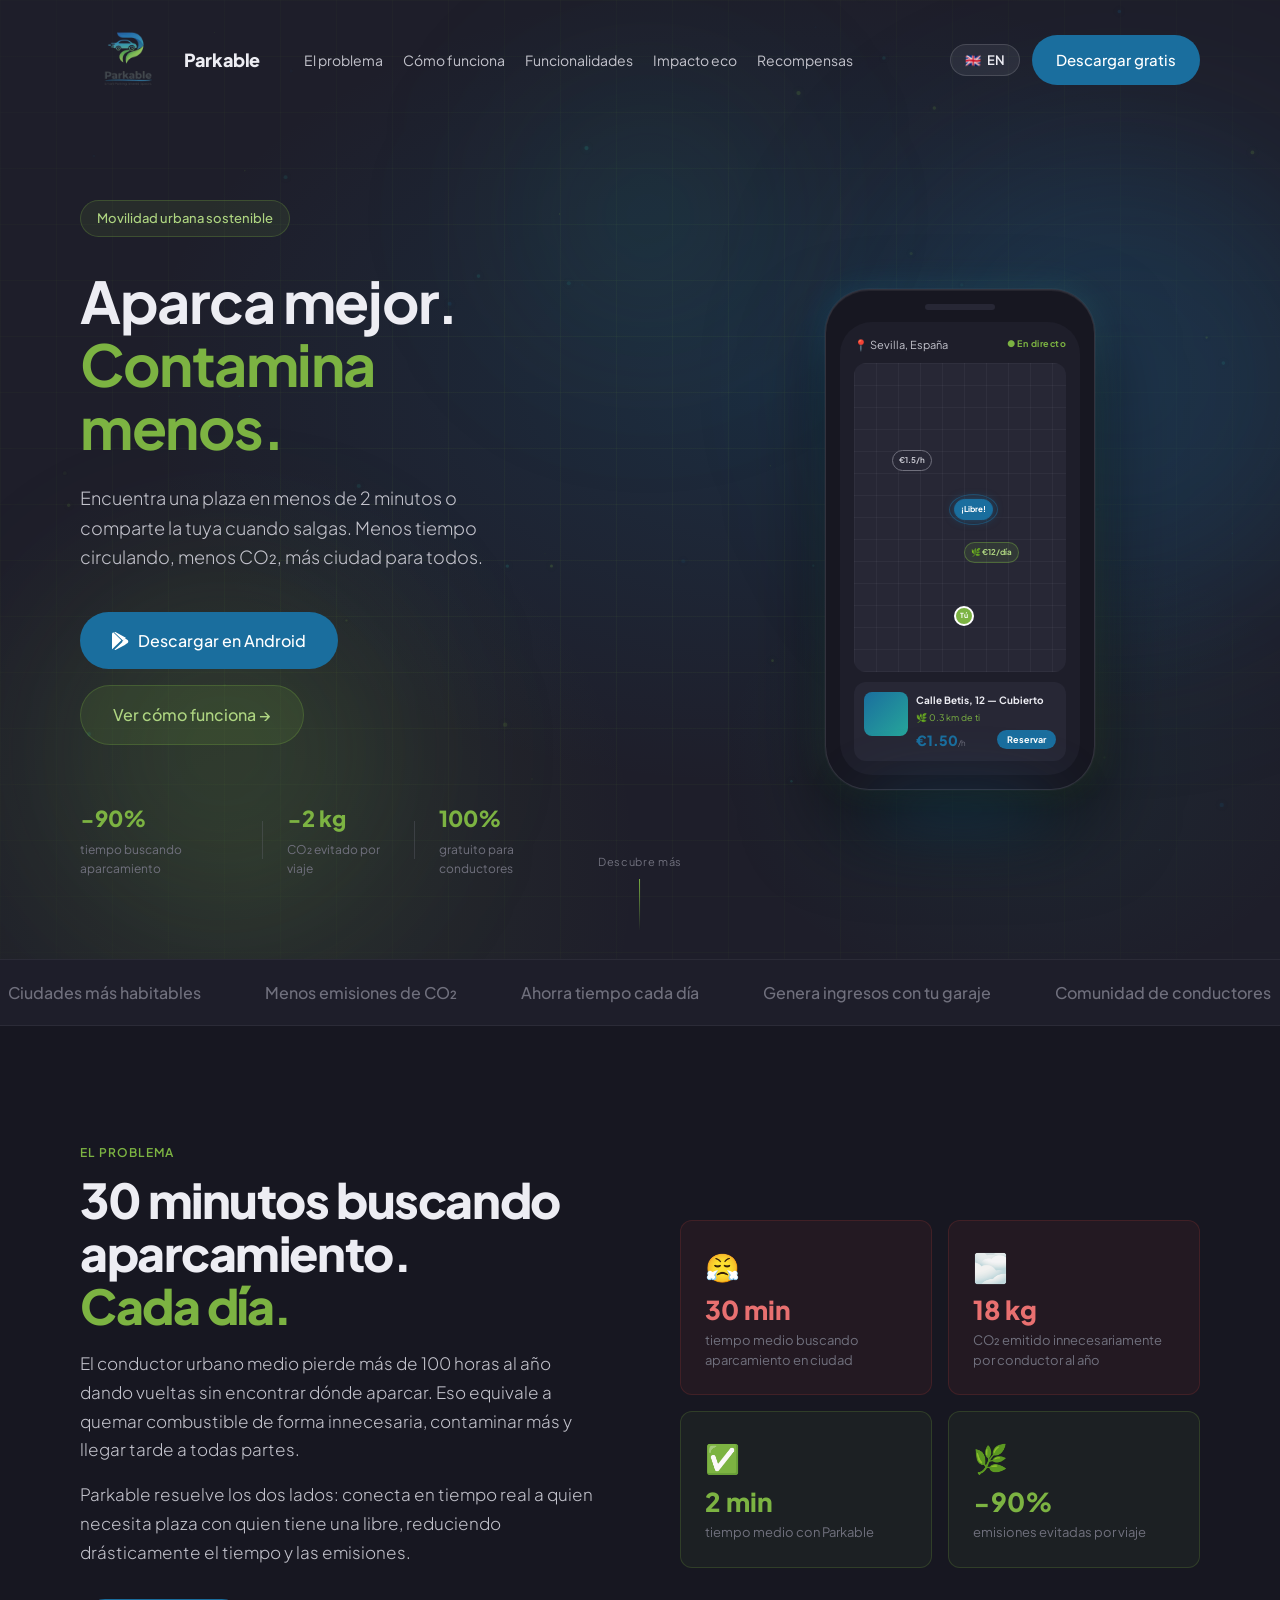
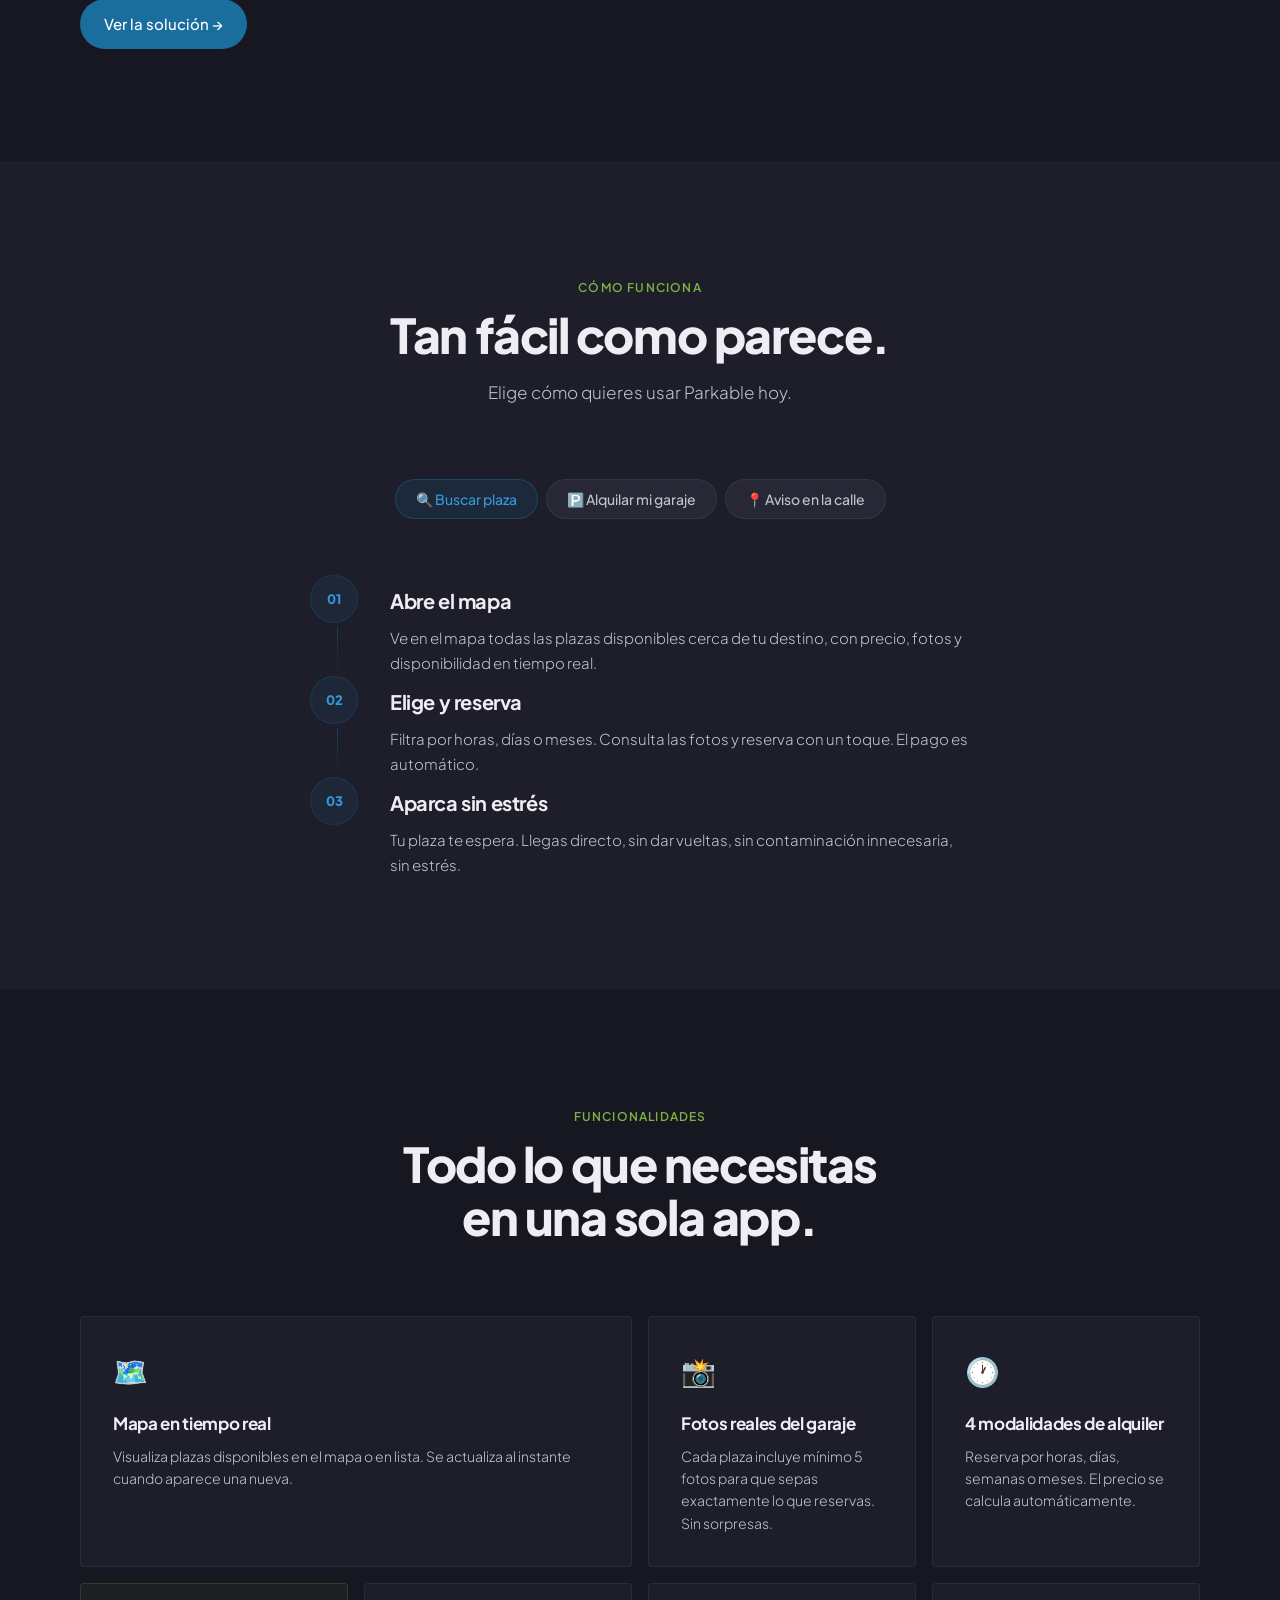
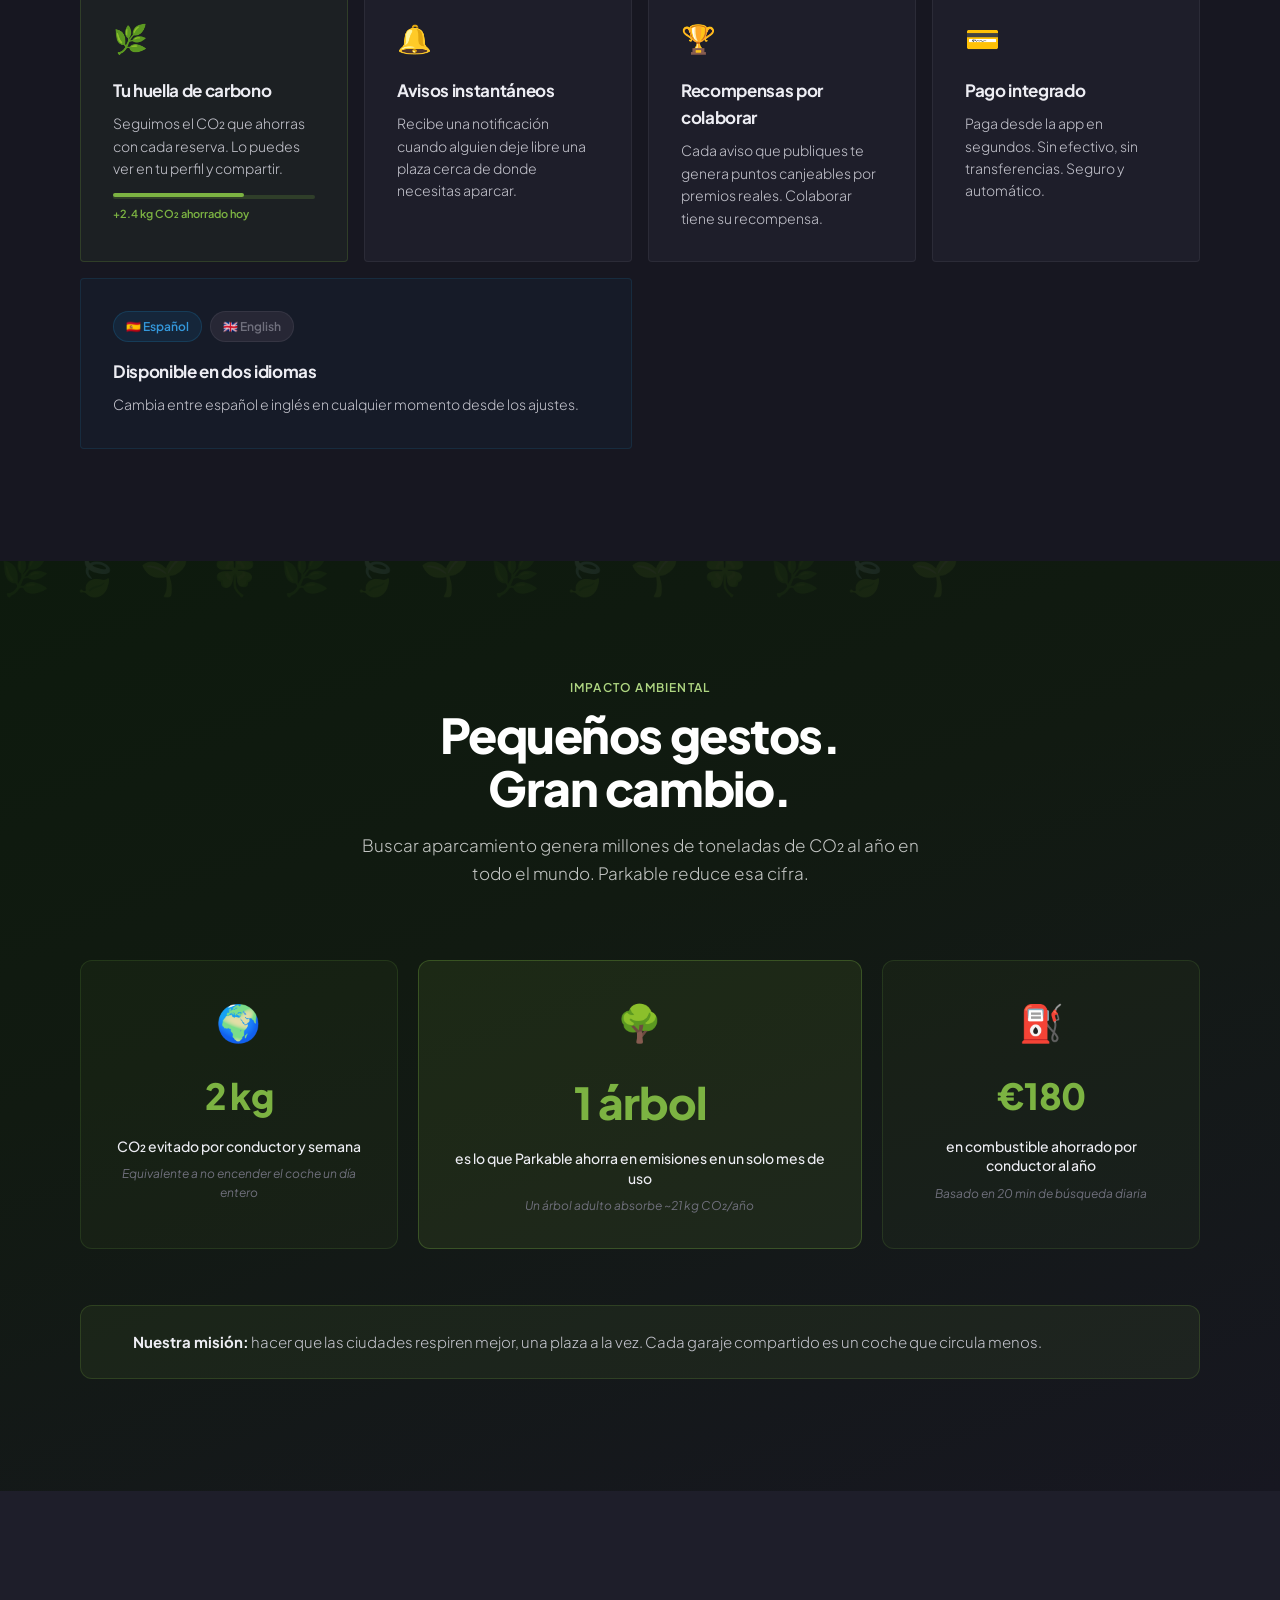
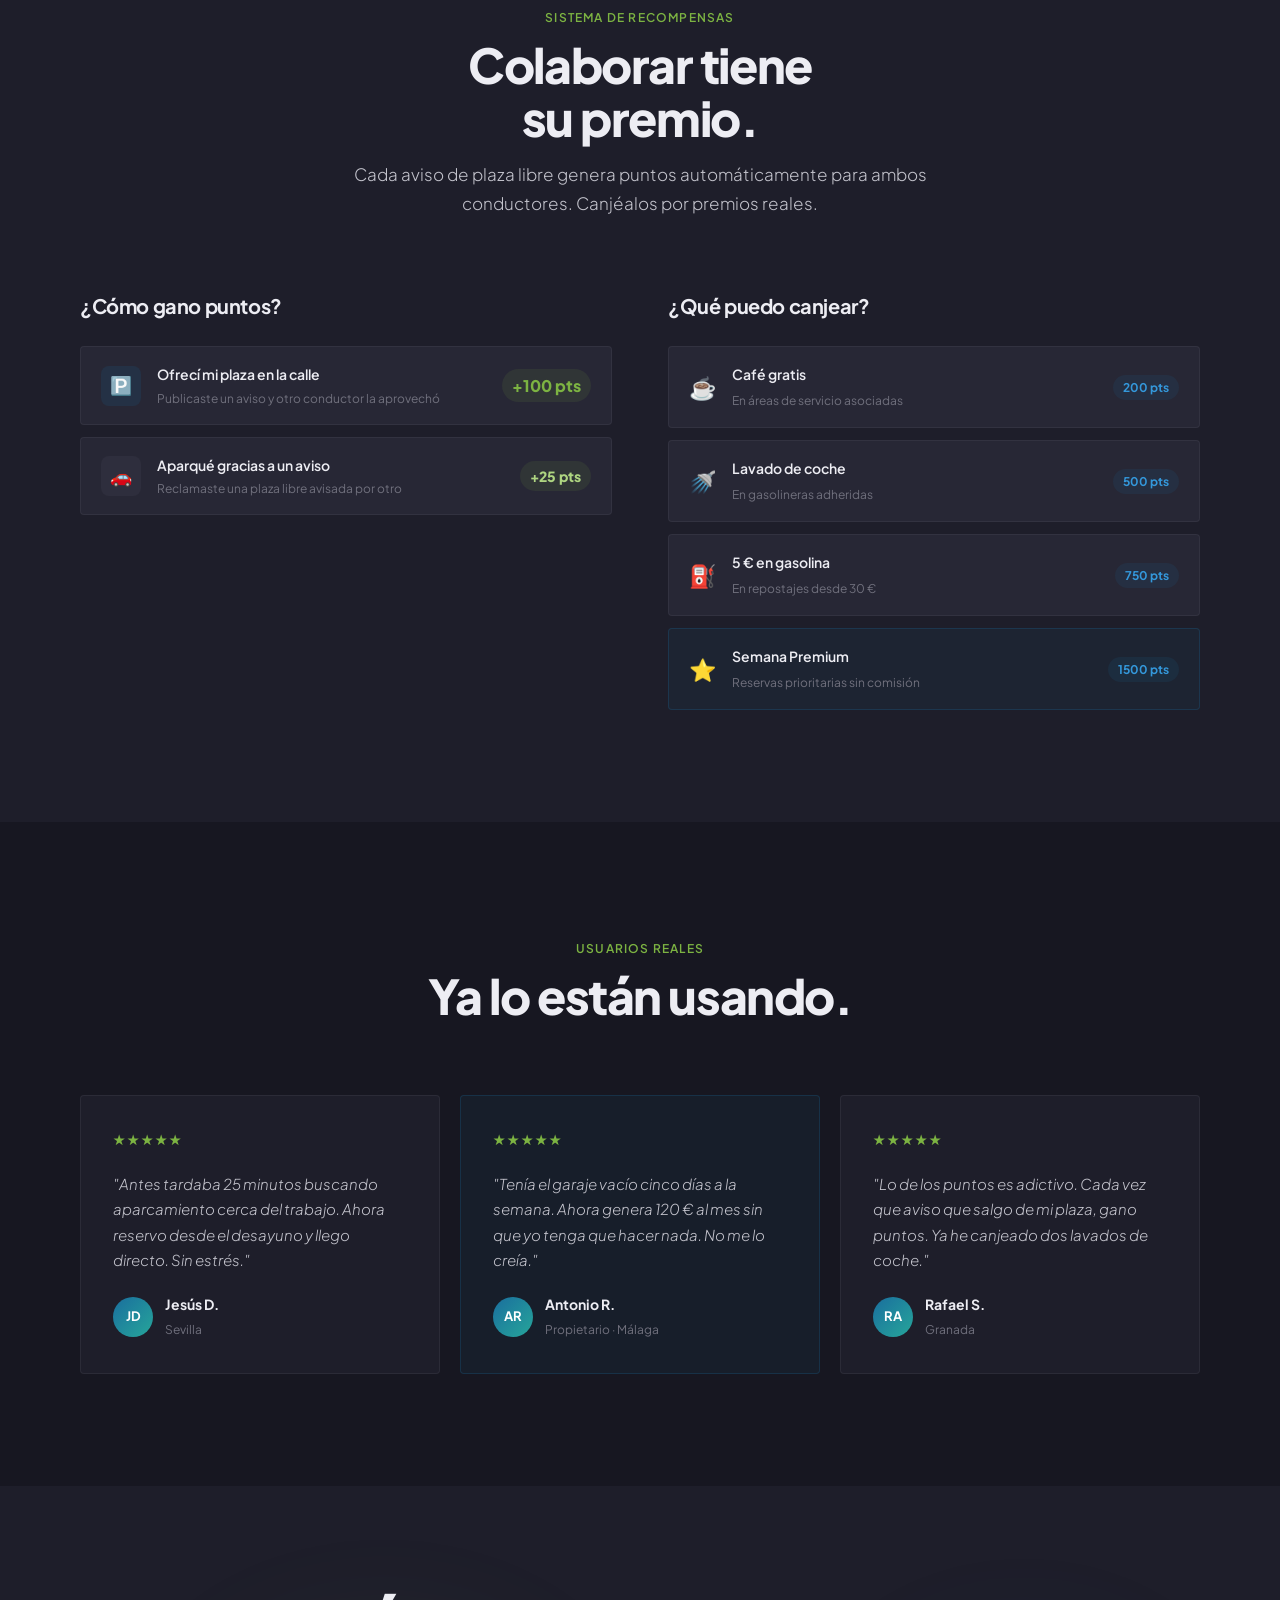
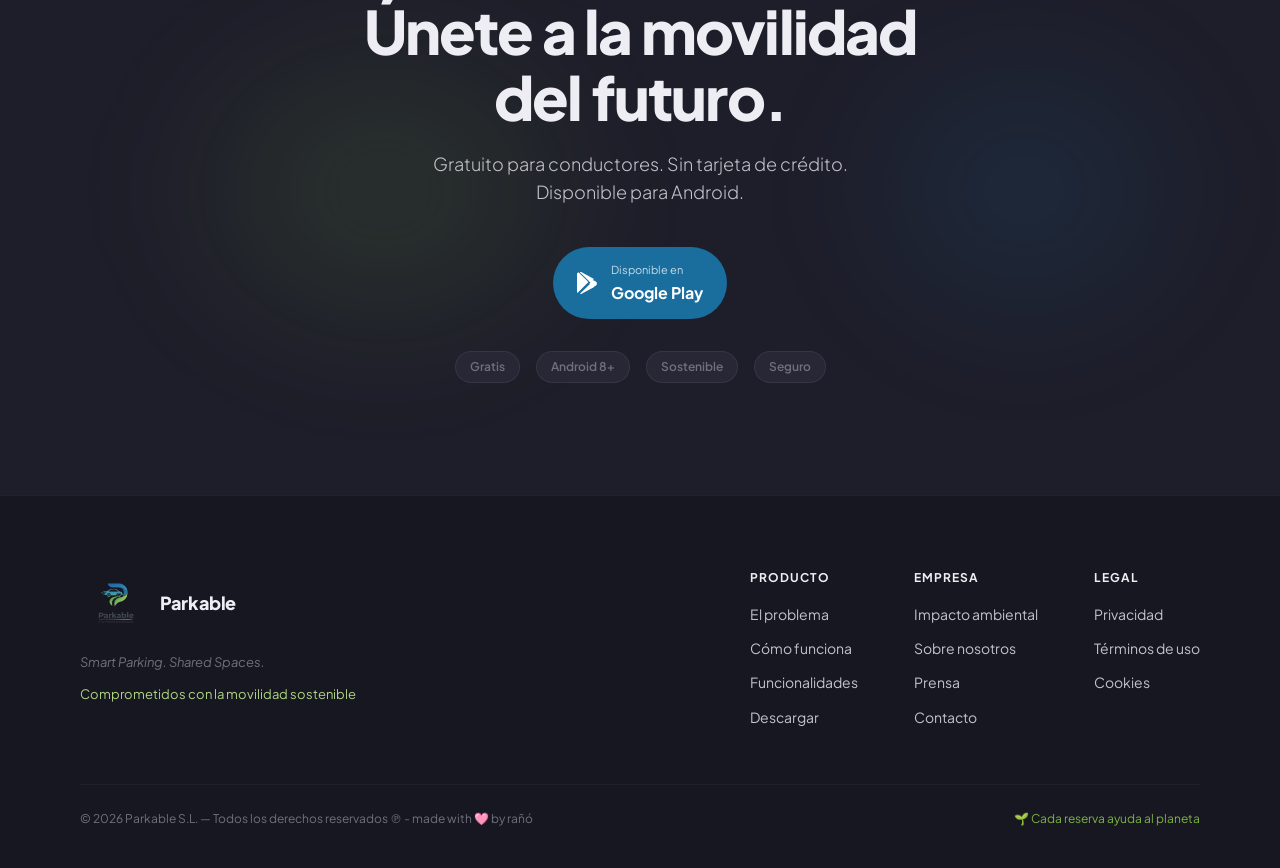
<file: docs/index.html>
<!DOCTYPE html>
<html lang="es">
<head>
  <meta charset="UTF-8" />
  <meta name="viewport" content="width=device-width, initial-scale=1.0" />
  <title>Parkable</title>
  <link rel="stylesheet" href="styles.css" />
</head>
<body>

  <!-- NAV BAR -->
  <nav class="nav" id="nav">
    <div class="nav__inner">
      <a href="#" class="nav__logo">
        <img src="LOGO.png" alt="Parkable Logo" width="96" height="96">
        <span class="nav__brand">Parkable</span>
      </a>
      <ul class="nav__links" id="navLinks">
        <li><a href="#why"      class="nav__link" id="nav-problem">El problema</a></li>
        <li><a href="#how"      class="nav__link" id="nav-how">Cómo funciona</a></li>
        <li><a href="#features" class="nav__link" id="nav-features">Funcionalidades</a></li>
        <li><a href="#impact"   class="nav__link" id="nav-impact">Impacto eco</a></li>
        <li><a href="#points"   class="nav__link" id="nav-rewards">Recompensas</a></li>
      </ul>
      <div class="nav__actions" id="navActions">
        <a href="https://github.com/anrano/Parkable-Startup-Arano" target="_blank" rel="noopener noreferrer" class="btn btn--primary nav-download-btn">Descargar gratis</a>
      </div>
      <button class="nav__burger" id="burger" aria-label="Menú">
        <span></span><span></span><span></span>
      </button>
    </div>
  </nav>

  <!-- HERO -->
  <section class="hero" id="hero">
    <div class="hero__bg">
      <div class="hero__gradient"></div>
      <div class="hero__grid"></div>
      <div class="hero__orb hero__orb--blue"></div>
      <div class="hero__orb hero__orb--green"></div>
      <div class="hero__orb hero__orb--teal"></div>
    </div>
    <div class="hero__content">
      <div class="hero__badge">
        <span id="hero-badge">Movilidad urbana sostenible</span>
      </div>
      <h1 class="hero__headline">
        <span id="hero-h1-1">Aparca mejor.</span><br/>
        <span class="hero__headline-green" id="hero-h1-2">Contamina menos.</span>
      </h1>
      <p class="hero__sub" id="hero-sub">
        Encuentra una plaza en menos de 2 minutos o comparte la tuya cuando salgas.
        Menos tiempo circulando, menos CO₂, más ciudad para todos.
      </p>
      <div class="hero__cta">
        <a href="https://github.com/anrano/Parkable-Startup-Arano" target="_blank" rel="noopener noreferrer" class="btn btn--primary btn--lg">
          <svg width="18" height="18" viewBox="0 0 24 24" fill="currentColor"><path d="M3.18 23.82C3.42 23.93 3.7 24 4 24c.35 0 .74-.09 1.08-.27L18.44 16.5 14.56 12.62 3.18 23.82ZM20.4 10.23 17.5 8.67l-3.98 3.95 4 3.95 2.9-1.57c.83-.45 1.32-1.27 1.32-2.39 0-1.12-.49-1.93-1.34-2.38ZM.53 1.18C.2 1.52 0 2.05 0 2.73V21.3c0 .68.2 1.22.53 1.56L1.6 21.8 12.5 11 1.6 .18.53 1.18ZM4 0c-.35 0-.7.09-1.01.25L14.56 11.4l3.94-3.9L5.07.27C4.74.09 4.35 0 4 0Z"/></svg>
          <span id="hero-cta1">Descargar en Android</span>
        </a>
        <a href="#how" class="btn btn--soft btn--lg" id="hero-cta2">Ver cómo funciona →</a>
      </div>
      <div class="hero__stats">
        <div class="hero__stat">
          <span class="hero__stat-number" id="stat1-num">−90%</span>
          <span class="hero__stat-label"  id="stat1-lbl">tiempo buscando aparcamiento</span>
        </div>
        <div class="hero__stat-divider"></div>
        <div class="hero__stat">
          <span class="hero__stat-number" id="stat2-num">−2 kg</span>
          <span class="hero__stat-label"  id="stat2-lbl">CO₂ evitado por viaje</span>
        </div>
        <div class="hero__stat-divider"></div>
        <div class="hero__stat">
          <span class="hero__stat-number" id="stat3-num">100%</span>
          <span class="hero__stat-label"  id="stat3-lbl">gratuito para conductores</span>
        </div>
      </div>
    </div>
    <div class="hero__visual">
      <div class="phone-wrap">
        <div class="phone">
          <div class="phone__notch"></div>
          <div class="phone__screen">
            <div class="app-ui">
              <div class="app-ui__bar">
                <span class="app-ui__loc">📍 Sevilla, España</span>
                <span class="app-ui__live">● En directo</span>
              </div>
              <div class="app-ui__map">
                <div class="map-roads"></div>
                <div class="app-pin" style="top:28%;left:18%">€1.5/h</div>
                <div class="app-pin app-pin--eco" style="top:58%;right:22%">🌿 €12/día</div>
                <div class="app-pin app-pin--hot" style="top:44%;left:47%">
                  <div class="app-pin__ring"></div>
                  ¡Libre!
                </div>
                <div class="app-me">Tú</div>
              </div>
              <div class="app-ui__card">
                <div class="app-ui__photo"></div>
                <div class="app-ui__info">
                  <span class="app-ui__name">Calle Betis, 12 — Cubierto</span>
                  <span class="app-ui__dist">🌿 0.3 km de ti</span>
                  <div class="app-ui__row">
                    <span class="app-ui__price">€1.50<small>/h</small></span>
                    <button class="app-ui__btn">Reservar</button>
                  </div>
                </div>
              </div>
            </div>
          </div>
        </div>
        <div class="phone__shadow"></div>
        <div class="phone__glow"></div>
      </div>
    </div>
    <div class="hero__scroll">
      <span>Descubre más</span>
      <div class="hero__scroll-bar"></div>
    </div>
  </section>

  <!-- BARRA DESLIZANTE -->
  <div class="trust-bar">
    <div class="trust-bar__track">
      <div class="trust-item"><span></span><span id="trust1">Ciudades más habitables</span></div>
      <div class="trust-item"><span></span><span id="trust2">Menos emisiones de CO₂</span></div>
      <div class="trust-item"><span></span><span id="trust3">Ahorra tiempo cada día</span></div>
      <div class="trust-item"><span></span><span id="trust4">Genera ingresos con tu garaje</span></div>
      <div class="trust-item"><span></span><span id="trust5">Comunidad de conductores</span></div>
      <div class="trust-item"><span></span><span id="trust6">Compromiso con el planeta</span></div>
      <div class="trust-item"><span></span><span id="trust7">Ciudades más habitables</span></div>
      <div class="trust-item"><span></span><span id="trust8">Menos emisiones de CO₂</span></div>
      <div class="trust-item"><span></span><span id="trust9">Ahorra tiempo cada día</span></div>
      <div class="trust-item"><span></span><span id="trust10">Genera ingresos con tu garaje</span></div>
      <div class="trust-item"><span></span><span id="trust11">Comunidad de conductores</span></div>
      <div class="trust-item"><span></span><span id="trust12">Compromiso con el planeta</span></div>
      <div class="trust-item"><span></span><span id="trust5">Comunidad de conductores</span></div>
      <div class="trust-item"><span></span><span id="trust6">Compromiso con el planeta</span></div>
      <div class="trust-item"><span></span><span id="trust7">Ciudades más habitables</span></div>
    </div>
  </div>

  <!-- POR QUE PARKABLE -->
  <section class="why" id="why">
    <div class="container">
      <div class="why__grid">
        <div class="why__text">
          <p class="section-label" id="why-label">El problema</p>
          <h2 class="section-title" id="why-title">30 minutos buscando aparcamiento.<br/><span class="green-text">Cada día.</span></h2>
          <p class="section-sub" id="why-sub1">El conductor urbano medio pierde más de 100 horas al año dando vueltas sin encontrar dónde aparcar. Eso equivale a quemar combustible de forma innecesaria, contaminar más y llegar tarde a todas partes.</p>
          <p class="section-sub" id="why-sub2" style="margin-top:16px">Parkable resuelve los dos lados: conecta en tiempo real a quien necesita plaza con quien tiene una libre, reduciendo drásticamente el tiempo y las emisiones.</p>
          <a href="#how" class="btn btn--primary" id="why-cta" style="margin-top:32px">Ver la solución →</a>
        </div>
        <div class="why__cards">
          <div class="why__card why__card--bad">
            <div class="why__card-emoji">😤</div>
            <div class="why__card-num"  id="card-bad1-num">30 min</div>
            <div class="why__card-desc" id="card-bad1-lbl">tiempo medio buscando aparcamiento en ciudad</div>
          </div>
          <div class="why__card why__card--bad">
            <div class="why__card-emoji">🌫️</div>
            <div class="why__card-num"  id="card-bad2-num">18 kg</div>
            <div class="why__card-desc" id="card-bad2-lbl">CO₂ emitido innecesariamente por conductor al año</div>
          </div>
          <div class="why__card why__card--good">
            <div class="why__card-emoji">✅</div>
            <div class="why__card-num"  id="card-good1-num">2 min</div>
            <div class="why__card-desc" id="card-good1-lbl">tiempo medio con Parkable</div>
          </div>
          <div class="why__card why__card--good">
            <div class="why__card-emoji">🌿</div>
            <div class="why__card-num"  id="card-good2-num">−90%</div>
            <div class="why__card-desc" id="card-good2-lbl">emisiones evitadas por viaje</div>
          </div>
        </div>
      </div>
    </div>
  </section>

  <!-- COMO FUNCIONA -->
  <section class="how" id="how">
    <div class="container">
      <div class="section-header">
        <p class="section-label" id="how-label">Cómo funciona</p>
        <h2 class="section-title" id="how-title">Tan fácil como parece.</h2>
        <p class="section-sub" id="how-sub">Elige cómo quieres usar Parkable hoy.</p>
      </div>
      <div class="how__tabs">
        <button class="how__tab how__tab--active" data-tab="find"  id="tab-find">🔍 Buscar plaza</button>
        <button class="how__tab" data-tab="share" id="tab-share">🅿️ Alquilar mi garaje</button>
        <button class="how__tab" data-tab="alert" id="tab-alert">📍 Aviso en la calle</button>
      </div>
      <div class="how__panels">
        <div class="how__panel how__panel--active" data-panel="find">
          <div class="how__steps">
            <div class="how__step reveal"><div class="how__step-num">01</div><div class="how__step-body"><h3 id="find-s1-h">Abre el mapa</h3><p id="find-s1-p">Ve en el mapa todas las plazas disponibles cerca de tu destino, con precio, fotos y disponibilidad en tiempo real.</p></div></div>
            <div class="how__step reveal"><div class="how__step-num">02</div><div class="how__step-body"><h3 id="find-s2-h">Elige y reserva</h3><p id="find-s2-p">Filtra por horas, días o meses. Consulta las fotos y reserva con un toque. El pago es automático.</p></div></div>
            <div class="how__step reveal"><div class="how__step-num">03</div><div class="how__step-body"><h3 id="find-s3-h">Aparca sin estrés</h3><p id="find-s3-p">Tu plaza te espera. Llegas directo, sin dar vueltas, sin contaminación innecesaria, sin estrés.</p></div></div>
          </div>
        </div>
        <div class="how__panel" data-panel="share">
          <div class="how__steps">
            <div class="how__step reveal"><div class="how__step-num">01</div><div class="how__step-body"><h3 id="share-s1-h">Publica tu plaza</h3><p id="share-s1-p">Sube fotos de tu garaje, marca la ubicación en el mapa y fija tu precio. En menos de 5 minutos está online.</p></div></div>
            <div class="how__step reveal"><div class="how__step-num">02</div><div class="how__step-body"><h3 id="share-s2-h">Recibe reservas automáticas</h3><p id="share-s2-p">Los conductores reservan y pagan solos. Tú recibes una notificación y el dinero, sin gestionar nada.</p></div></div>
            <div class="how__step reveal"><div class="how__step-num">03</div><div class="how__step-body"><h3 id="share-s3-h">Gana entre 50 € y 200 € al mes</h3><p id="share-s3-p">Una plaza vacía es dinero perdido. Parkable la convierte en ingresos pasivos sin esfuerzo para ti.</p></div></div>
          </div>
        </div>
        <div class="how__panel" data-panel="alert">
          <div class="how__steps">
            <div class="how__step reveal"><div class="how__step-num">01</div><div class="how__step-body"><h3 id="alert-s1-h">Vas a salir</h3><p id="alert-s1-p">Antes de arrancar, pulsa "Publicar aviso". Indicas en cuántos minutos sales y la ubicación exacta.</p></div></div>
            <div class="how__step reveal"><div class="how__step-num">02</div><div class="how__step-body"><h3 id="alert-s2-h">Otro conductor la reclama</h3><p id="alert-s2-p">Un conductor cercano que necesita aparcar la reclama al instante. Ambos confirmáis el intercambio.</p></div></div>
            <div class="how__step reveal"><div class="how__step-num">03</div><div class="how__step-body"><h3 id="alert-s3-h">Los dos ganáis puntos</h3><p id="alert-s3-p">Tú ganas 100 puntos por ofrecer. El otro conductor gana 25 puntos. Canjéalos por recompensas reales.</p></div></div>
          </div>
        </div>
      </div>
    </div>
  </section>

  <!-- FUNCIONALIDADES  -->
  <section class="features" id="features">
    <div class="container">
      <div class="section-header">
        <p class="section-label" id="feat-label">Funcionalidades</p>
        <h2 class="section-title" id="feat-title">Todo lo que necesitas<br/>en una sola app.</h2>
      </div>
      <div class="features__grid">
        <div class="feat reveal"><div class="feat__icon">🗺️</div><h3 id="f1-h">Mapa en tiempo real</h3><p id="f1-p">Visualiza plazas disponibles en el mapa o en lista. Se actualiza al instante cuando aparece una nueva.</p></div>
        <div class="feat reveal"><div class="feat__icon">📸</div><h3 id="f2-h">Fotos reales del garaje</h3><p id="f2-p">Cada plaza incluye mínimo 5 fotos para que sepas exactamente lo que reservas. Sin sorpresas.</p></div>
        <div class="feat reveal"><div class="feat__icon">🕐</div><h3 id="f3-h">4 modalidades de alquiler</h3><p id="f3-p">Reserva por horas, días, semanas o meses. El precio se calcula automáticamente.</p></div>
        <div class="feat feat--green reveal">
          <div class="feat__icon">🌿</div>
          <h3 id="f4-h">Tu huella de carbono</h3>
          <p  id="f4-p">Seguimos el CO₂ que ahorras con cada reserva. Lo puedes ver en tu perfil y compartir.</p>
          <div class="feat__eco-bar">
            <div class="feat__eco-fill"></div>
            <span>+2.4 kg <span id="f4-eco">CO₂ ahorrado hoy</span></span>
          </div>
        </div>
        <div class="feat reveal"><div class="feat__icon">🔔</div><h3 id="f5-h">Avisos instantáneos</h3><p id="f5-p">Recibe una notificación cuando alguien deje libre una plaza cerca de donde necesitas aparcar.</p></div>
        <div class="feat reveal"><div class="feat__icon">🏆</div><h3 id="f6-h">Recompensas por colaborar</h3><p id="f6-p">Cada aviso que publiques te genera puntos canjeables por premios reales. Colaborar tiene su recompensa.</p></div>
        <div class="feat reveal"><div class="feat__icon">💳</div><h3 id="f7-h">Pago integrado</h3><p id="f7-p">Paga desde la app en segundos. Sin efectivo, sin transferencias. Seguro y automático.</p></div>
        <div class="feat feat--blue reveal">
          <div class="feat__flags">
            <span class="feat__flag feat__flag--on">🇪🇸 Español</span>
            <span class="feat__flag">🇬🇧 English</span>
          </div>
          <h3 id="f8-h">Disponible en dos idiomas</h3>
          <p  id="f8-p">Cambia entre español e inglés en cualquier momento desde los ajustes.</p>
        </div>
      </div>
    </div>
  </section>

  <!-- IMPACTO MEDIOAMBIENTAL -->
  <section class="impact" id="impact">
    <div class="impact__bg">
      <div class="impact__foliage">🌿🍃🌱🍀🌿🍃🌱🌿🍃🌱🍀🌿🍃🌱</div>
    </div>
    <div class="container">
      <div class="section-header">
        <p class="section-label section-label--white" id="impact-label">Impacto ambiental</p>
        <h2 class="section-title section-title--white" id="impact-title">Pequeños gestos.<br/>Gran cambio.</h2>
        <p class="section-sub section-sub--white" id="impact-sub">Buscar aparcamiento genera millones de toneladas de CO₂ al año en todo el mundo. Parkable reduce esa cifra.</p>
      </div>
      <div class="impact__grid">
        <div class="impact__card reveal">
          <div class="impact__card-icon">🌍</div>
          <div class="impact__card-num"   id="ic1-num">2 kg</div>
          <div class="impact__card-label" id="ic1-lbl">CO₂ evitado por conductor y semana</div>
          <div class="impact__card-note"  id="ic1-note">Equivalente a no encender el coche un día entero</div>
        </div>
        <div class="impact__card impact__card--big reveal">
          <div class="impact__card-icon">🌳</div>
          <div class="impact__card-num"   id="ic2-num">1 árbol</div>
          <div class="impact__card-label" id="ic2-lbl">es lo que Parkable ahorra en emisiones en un solo mes de uso</div>
          <div class="impact__card-note"  id="ic2-note">Un árbol adulto absorbe ~21 kg CO₂/año</div>
        </div>
        <div class="impact__card reveal">
          <div class="impact__card-icon">⛽</div>
          <div class="impact__card-num"   id="ic3-num">€180</div>
          <div class="impact__card-label" id="ic3-lbl">en combustible ahorrado por conductor al año</div>
          <div class="impact__card-note"  id="ic3-note">Basado en 20 min de búsqueda diaria</div>
        </div>
      </div>
      <div class="impact__mission reveal">
        <span class="impact__mission-icon"></span>
        <p id="mission-text"><strong>Nuestra misión:</strong> hacer que las ciudades respiren mejor, una plaza a la vez. Cada garaje compartido es un coche que circula menos.</p>
      </div>
    </div>
  </section>

  <!-- SISTEMA DE PUNTOS -->
  <section class="points" id="points">
    <div class="container">
      <div class="section-header">
        <p class="section-label" id="pts-label">Sistema de recompensas</p>
        <h2 class="section-title" id="pts-title">Colaborar tiene<br/>su premio.</h2>
        <p class="section-sub" id="pts-sub">Cada aviso de plaza libre genera puntos automáticamente para ambos conductores. Canjéalos por premios reales.</p>
      </div>
      <div class="points__layout">
        <div class="points__earn reveal">
          <h3 class="points__subtitle" id="pts-earn-title">¿Cómo gano puntos?</h3>
          <div class="earn-item">
            <div class="earn-item__icon earn-item__icon--primary">🅿️</div>
            <div class="earn-item__text">
              <strong id="e1-strong">Ofrecí mi plaza en la calle</strong>
              <span    id="e1-span">Publicaste un aviso y otro conductor la aprovechó</span>
            </div>
            <span class="earn-item__pts earn-item__pts--big">+100 pts</span>
          </div>
          <div class="earn-item">
            <div class="earn-item__icon">🚗</div>
            <div class="earn-item__text">
              <strong id="e2-strong">Aparqué gracias a un aviso</strong>
              <span    id="e2-span">Reclamaste una plaza libre avisada por otro</span>
            </div>
            <span class="earn-item__pts">+25 pts</span>
          </div>
        </div>
        <div class="points__catalog reveal">
          <h3 class="points__subtitle" id="pts-cat-title">¿Qué puedo canjear?</h3>
          <div class="catalog-grid">
            <div class="catalog-item"><span>☕</span><div><strong id="r4-name">Café gratis</strong><span id="r4-sub">En áreas de servicio asociadas</span></div><span class="catalog-pts">200 pts</span></div>
            <div class="catalog-item"><span>🚿</span><div><strong id="r1-name">Lavado de coche</strong><span id="r1-sub">En gasolineras adheridas</span></div><span class="catalog-pts">500 pts</span></div>
            <div class="catalog-item"><span>⛽</span><div><strong id="r2-name">5 € en gasolina</strong><span id="r2-sub">En repostajes desde 30 €</span></div><span class="catalog-pts">750 pts</span></div>
            <div class="catalog-item catalog-item--featured"><span>⭐</span><div><strong id="r3-name">Semana Premium</strong><span id="r3-sub">Reservas prioritarias sin comisión</span></div><span class="catalog-pts">1500 pts</span></div>
          </div>
        </div>
      </div>
    </div>
  </section>

  <!-- RESEÑAS -->
  <section class="testis">
    <div class="container">
      <div class="section-header">
        <p class="section-label" id="testi-label">Usuarios reales</p>
        <h2 class="section-title" id="testi-title">Ya lo están usando.</h2>
      </div>
      <div class="testis__grid">
        <div class="testi reveal">
          <div class="testi__stars">★★★★★</div>
          <p id="t1-text">"Antes tardaba 25 minutos buscando aparcamiento cerca del trabajo. Ahora reservo desde el desayuno y llego directo. Sin estrés."</p>
          <div class="testi__author"><div class="testi__avatar">JD</div><div><strong>Jesús D.</strong><span>Sevilla</span></div></div>
        </div>
        <div class="testi testi--featured reveal">
          <div class="testi__stars">★★★★★</div>
          <p id="t2-text">"Tenía el garaje vacío cinco días a la semana. Ahora genera 120 € al mes sin que yo tenga que hacer nada. No me lo creía."</p>
          <div class="testi__author"><div class="testi__avatar">AR</div><div><strong>Antonio R.</strong><span id="t2-sub">Propietario · Málaga</span></div></div>
        </div>
        <div class="testi reveal">
          <div class="testi__stars">★★★★★</div>
          <p id="t3-text">"Lo de los puntos es adictivo. Cada vez que aviso que salgo de mi plaza, gano puntos. Ya he canjeado dos lavados de coche."</p>
          <div class="testi__author"><div class="testi__avatar">RA</div><div><strong>Rafael S.</strong><span>Granada</span></div></div>
        </div>
      </div>
    </div>
  </section>

  <!-- DESCARGAR -->
  <section class="download" id="download">
    <div class="download__bg">
      <div class="download__glow--green"></div>
      <div class="download__glow--blue"></div>
    </div>
    <div class="container">
      <div class="download__inner">
        <h2 class="download__title" id="dl-title">Únete a la movilidad<br/>del futuro.</h2>
        <p class="download__sub" id="dl-sub">Gratuito para conductores. Sin tarjeta de crédito. Disponible para Android.</p>
        <div class="download__btns">
          <a href="https://github.com/anrano/Parkable-Startup-Arano" target="_blank" rel="noopener noreferrer" class="download__store">
            <svg width="22" height="22" viewBox="0 0 24 24" fill="currentColor"><path d="M3.18 23.82C3.42 23.93 3.7 24 4 24c.35 0 .74-.09 1.08-.27L18.44 16.5 14.56 12.62 3.18 23.82ZM20.4 10.23 17.5 8.67l-3.98 3.95 4 3.95 2.9-1.57c.83-.45 1.32-1.27 1.32-2.39 0-1.12-.49-1.93-1.34-2.38ZM.53 1.18C.2 1.52 0 2.05 0 2.73V21.3c0 .68.2 1.22.53 1.56L1.6 21.8 12.5 11 1.6 .18.53 1.18ZM4 0c-.35 0-.7.09-1.01.25L14.56 11.4l3.94-3.9L5.07.27C4.74.09 4.35 0 4 0Z"/></svg>
            <div><span id="dl-store-label">Disponible en</span><strong id="dl-store-name">Google Play</strong></div>
          </a>
        </div>
        <div class="download__badges">
          <span id="dl-b1">Gratis</span>
          <span id="dl-b2">Android 8+</span>
          <span id="dl-b3">Sostenible</span>
          <span id="dl-b4">Seguro</span>
        </div>
      </div>
    </div>
  </section>

  <!-- FOOTER -->
  <footer class="footer">
    <div class="container">
      <div class="footer__top">
        <div class="footer__brand">
          <a href="#" class="nav__logo">
            <img src="LOGO.png" alt="Parkable Logo" width="72" height="72">
            <span class="nav__brand">Parkable</span>
          </a>
          <p class="footer__tagline ft-tagline">Smart Parking. Shared Spaces.</p>
          <p class="footer__eco ft-eco">Comprometidos con la movilidad sostenible</p>
        </div>
        <div class="footer__cols">
          <div class="footer__col">
            <h4 id="ft-col1">Producto</h4>
            <a href="#why"      id="ft-l1">El problema</a>
            <a href="#how"      id="ft-l2">Cómo funciona</a>
            <a href="#features" id="ft-l3">Funcionalidades</a>
            <a href="https://github.com/anrano/Parkable-Startup-Arano" target="_blank" rel="noopener noreferrer" id="ft-l4">Descargar</a>
          </div>
          <div class="footer__col">
            <h4 id="ft-col2">Empresa</h4>
            <a href="#impact" id="ft-l5">Impacto ambiental</a>
            <a href="#"       id="ft-l6">Sobre nosotros</a>
            <a href="#"       id="ft-l7">Prensa</a>
            <a href="#"       id="ft-l8">Contacto</a>
          </div>
          <div class="footer__col">
            <h4 id="ft-col3">Legal</h4>
            <a href="#" id="ft-l9">Privacidad</a>
            <a href="#" id="ft-l10">Términos de uso</a>
            <a href="#" id="ft-l11">Cookies</a>
          </div>
        </div>
      </div>
      <div class="footer__bottom">
        <p id="ft-copy">© 2026 Parkable S.L. — Todos los derechos reservados ℗ - made with 🩷 by rañó</p>
        <p class="footer__green" id="ft-green">🌱 Cada reserva ayuda al planeta</p>
      </div>
    </div>
  </footer>

  <script src="main.js"></script>
</body>
</html>
</file>
<file: docs/styles.css>
/* ════════════════════════════════════════════
   PARKABLE — PORTAL WEB (versión final)
   Paleta corporativa Parkable + estética eco
════════════════════════════════════════════ */

@import url('https://fonts.googleapis.com/css2?family=Plus+Jakarta+Sans:ital,wght@0,300;0,400;0,500;0,600;0,700;0,800;1,300&display=swap');

*, *::before, *::after { box-sizing: border-box; margin: 0; padding: 0; }

:root {
  /* ── Paleta Parkable (primary brand) ── */
  --pk-blue:        #1A6E9E;   /* azul corporativo principal */
  --pk-blue-dark:   #0F4C75;   /* azul oscuro */
  --pk-blue-light:  #3498DB;   /* azul claro hover */
  --pk-green:       #7CB342;   /* verde eco */
  --pk-green-dark:  #558B2F;
  --pk-green-light: #AED581;
  --pk-teal:        #26A69A;   /* teal intermedio */

  /* ── Superficie Mercury (dark mode) ── */
  --bg-deep:    #171721;   /* fondo más profundo */
  --bg-main:    #1e1e2a;   /* fondo principal */
  --bg-card:    #272735;   /* cards / superficies */
  --border:     #70707d;   /* bordes y divisores */

  /* ── Texto ── */
  --text-primary:   #ededf3;
  --text-secondary: #c3c3cc;
  --text-muted:     #70707d;
  --text-white:     #ffffff;

  /* ── Tipografía ── */
  --font-display: 'Plus Jakarta Sans', ui-sans-serif, sans-serif;
  --font-body:    'Plus Jakarta Sans', ui-sans-serif, sans-serif;

  /* ── Espaciado ── */
  --sp-4:4px; --sp-8:8px; --sp-12:12px; --sp-16:16px;
  --sp-20:20px; --sp-24:24px; --sp-32:32px; --sp-40:40px;
  --sp-56:56px; --sp-72:72px; --sp-80:80px; --sp-112:112px;

  /* ── Radios ── */
  --r-sm: 4px; --r-md: 8px; --r-lg: 12px;
  --r-xl: 20px; --r-pill: 40px;

  --max-w: 1200px;
  --nav-h: 120px;
}

html { scroll-behavior: smooth; }

body {
  font-family: var(--font-body);
  background: var(--bg-main);
  color: var(--text-primary);
  line-height: 1.6;
  overflow-x: hidden;
}

/* ─── UTILS ─── */
.container { max-width: var(--max-w); margin: 0 auto; padding: 0 var(--sp-40); }
@media(max-width:768px){ .container{ padding: 0 var(--sp-20); } }

.green-text { color: var(--pk-green); }
.section-label {
  display: inline-block;
  font-size: 12px; font-weight: 600;
  letter-spacing: .1em; text-transform: uppercase;
  color: var(--pk-green);
  margin-bottom: var(--sp-12);
}
.section-label--white { color: var(--pk-green-light); }
.section-title {
  font-family: var(--font-display);
  font-size: clamp(30px, 4vw, 48px);
  font-weight: 800; line-height: 1.1;
  letter-spacing: -.03em;
  color: var(--text-primary);
  margin-bottom: var(--sp-16);
}
.section-title--white { color: #fff; }
.section-sub {
  font-size: 17px; font-weight: 300;
  color: var(--text-secondary); line-height: 1.7;
  max-width: 580px;
}
.section-sub--white { color: rgba(255,255,255,.75); }
.section-header {
  text-align: center; max-width: 640px;
  margin: 0 auto var(--sp-72);
}
.section-header .section-sub { margin: 0 auto; }

/* ─── botones ─── */
.btn {
  display: inline-flex; align-items: center; gap: var(--sp-8);
  padding: 13px var(--sp-24); border-radius: var(--r-pill);
  font-family: var(--font-body); font-size: 15px; font-weight: 500;
  text-decoration: none; cursor: pointer; border: none;
  transition: all .2s ease; white-space: nowrap;
}
.btn--primary {
  background: var(--pk-blue); color: #fff;
}
.btn--primary:hover {
  background: var(--pk-blue-light);
  transform: translateY(-2px);
  box-shadow: 0 8px 24px rgba(26,110,158,.4);
}
.btn--soft {
  background: rgba(124,179,66,.12);
  color: var(--pk-green-light);
  border: 1px solid rgba(124,179,66,.25);
}
.btn--soft:hover { background: rgba(124,179,66,.2); }
.btn--ghost {
  background: rgba(237,237,243,.06);
  color: var(--text-primary);
  border: 1px solid rgba(237,237,243,.12);
}
.btn--ghost:hover { background: rgba(237,237,243,.12); }
.btn--outline {
  background: transparent; color: var(--text-primary);
  border: 1px solid var(--border);
}
.btn--outline:hover { border-color: var(--text-primary); }
.btn--lg { padding: 16px 32px; font-size: 16px; }

/* ════ NAV ════ */
.nav {
  position: fixed; top: 0; left: 0; right: 0;
  height: var(--nav-h); z-index: 100;
  transition: all .3s;
}
.nav.scrolled {
  background: rgba(23,23,33,.92);
  backdrop-filter: blur(20px);
  border-bottom: 1px solid rgba(112,112,125,.2);
}
.nav__inner {
  max-width: var(--max-w); margin: 0 auto;
  padding: 0 var(--sp-40); height: 100%;
  display: flex; align-items: center; gap: var(--sp-32);
}
.nav__logo {
  display: flex; align-items: center; gap: var(--sp-8);
  text-decoration: none; flex-shrink: 0;
}
.nav__brand {
  font-family: var(--font-display);
  font-size: 18px; font-weight: 800;
  color: var(--text-primary); letter-spacing: -.02em;
}
.nav__links {
  display: flex; list-style: none; gap: var(--sp-20);
  margin-left: var(--sp-12);
  align-items: center;
}
.nav__link {
  font-size: 14px; color: var(--text-secondary);
  text-decoration: none; transition: color .2s;
  white-space: nowrap; line-height: 1;
}
.nav__link:hover { color: var(--text-primary); }
.nav__actions { display: flex; align-items: center; gap: var(--sp-12); margin-left: auto; }
.nav__burger {
  display: none; flex-direction: column; gap: 5px;
  background: none; border: none; cursor: pointer;
  margin-left: auto; padding: var(--sp-8);
}
.nav__burger span {
  display: block; width: 22px; height: 2px;
  background: var(--text-primary); border-radius: 2px; transition: all .3s;
}
@media(max-width:960px){
  .nav__links, .nav__actions { display: none; }
  .nav__burger { display: flex; }
}

/* ════ HERO ════ */
.hero {
  min-height: 100vh;
  display: grid; grid-template-columns: 1fr 1fr;
  align-items: center; position: relative; overflow: hidden;
  padding-top: var(--nav-h);
}
.hero__bg { position: absolute; inset: 0; pointer-events: none; }
.hero__gradient {
  position: absolute; inset: 0;
  background:
    radial-gradient(ellipse 70% 60% at 60% 40%, rgba(26,110,158,.18) 0%, transparent 70%),
    radial-gradient(ellipse 50% 70% at 20% 90%, rgba(124,179,66,.1) 0%, transparent 60%),
    radial-gradient(ellipse 40% 40% at 80% 80%, rgba(38,166,154,.08) 0%, transparent 60%);
}
.hero__grid {
  position: absolute; inset: 0;
  background-image:
    linear-gradient(rgba(124,179,66,.06) 1px, transparent 1px),
    linear-gradient(90deg, rgba(124,179,66,.06) 1px, transparent 1px);
  background-size: 56px 56px;
  mask-image: radial-gradient(ellipse 90% 90% at 50% 50%, black 20%, transparent 100%);
}
.hero__orb {
  position: absolute; border-radius: 50%;
  filter: blur(90px); pointer-events: none;
}
.hero__orb--blue {
  width: 480px; height: 480px;
  background: rgba(26,110,158,.2);
  right: -80px; top: 40%; transform: translateY(-50%);
  animation: orb 9s ease-in-out infinite;
}
.hero__orb--green {
  width: 320px; height: 320px;
  background: rgba(124,179,66,.15);
  left: 5%; bottom: 5%;
  animation: orb 11s ease-in-out infinite reverse;
}
.hero__orb--teal {
  width: 240px; height: 240px;
  background: rgba(38,166,154,.12);
  right: 40%; top: 10%;
  animation: orb 13s ease-in-out infinite;
}
@keyframes orb {
  0%,100% { transform: translateY(0) scale(1); }
  50%      { transform: translateY(-28px) scale(1.06); }
}

/* Hero content */
.hero__content {
  position: relative; z-index: 2;
  padding: var(--sp-80) var(--sp-32) var(--sp-80) var(--sp-80);
  max-width: 600px;
}
.hero__badge {
  display: inline-flex; align-items: center; gap: var(--sp-8);
  padding: 7px 16px; border-radius: var(--r-pill);
  background: rgba(124,179,66,.1); border: 1px solid rgba(124,179,66,.25);
  font-size: 13px; font-weight: 500; color: var(--pk-green-light);
  margin-bottom: var(--sp-32);
  animation: fade-up .6s ease both;
}
.hero__headline {
  font-family: var(--font-display);
  font-size: clamp(40px, 4.5vw, 62px);
  font-weight: 700; line-height: 1.1;
  letter-spacing: -.025em; color: var(--text-primary);
  margin-bottom: var(--sp-24);
  animation: fade-up .6s .1s ease both;
}
.hero__headline-green { color: var(--pk-green); display: inline-block; }
.hero__sub {
  font-size: 18px; font-weight: 300; color: var(--text-secondary);
  line-height: 1.65; max-width: 460px;
  margin-bottom: var(--sp-40);
  animation: fade-up .6s .2s ease both;
}
.hero__cta {
  display: flex; align-items: center; gap: var(--sp-16); flex-wrap: wrap;
  margin-bottom: var(--sp-56);
  animation: fade-up .6s .3s ease both;
}
.hero__stats {
  display: flex; align-items: center; gap: var(--sp-24);
  animation: fade-up .6s .4s ease both;
}
.hero__stat { display: flex; flex-direction: column; gap: 4px; }
.hero__stat-number {
  font-family: var(--font-display);
  font-size: 22px; font-weight: 800; color: var(--pk-green);
}
.hero__stat-label { font-size: 12px; color: var(--text-muted); }
.hero__stat-divider {
  width: 1px; height: 38px;
  background: rgba(112,112,125,.3);
}

@keyframes fade-up {
  from { opacity:0; transform:translateY(22px); }
  to   { opacity:1; transform:translateY(0); }
}

/* Phone mockup */
.hero__visual {
  position: relative; z-index: 2;
  display: flex; justify-content: center; align-items: center;
  padding: var(--sp-80) var(--sp-40);
  animation: fade-up .8s .25s ease both;
}
.phone-wrap { position: relative; }
.phone {
  width: 270px;
  background: var(--bg-deep);
  border-radius: 44px;
  border: 1.5px solid rgba(112,112,125,.3);
  padding: 14px;
  position: relative;
  box-shadow:
    0 40px 80px rgba(0,0,0,.55),
    0 0 0 1px rgba(255,255,255,.04),
    inset 0 1px 0 rgba(255,255,255,.06);
}
.phone__notch {
  width: 70px; height: 6px;
  background: var(--bg-card);
  border-radius: 3px;
  margin: 0 auto 12px;
}
.phone__screen {
  background: var(--bg-main);
  border-radius: 32px; overflow: hidden;
  aspect-ratio: 9/17;
}
.phone__shadow {
  position: absolute;
  bottom: -40px; left: 50%; transform: translateX(-50%);
  width: 200px; height: 40px;
  background: rgba(26,110,158,.3);
  filter: blur(30px);
  border-radius: 50%;
}
.phone__glow {
  position: absolute;
  inset: -2px; border-radius: 46px;
  background: linear-gradient(135deg, rgba(26,110,158,.3), rgba(124,179,66,.2));
  z-index: -1; filter: blur(16px);
  animation: glow-pulse 3s ease-in-out infinite;
}
@keyframes glow-pulse {
  0%,100% { opacity:.5; } 50% { opacity:.9; }
}

/* App UI inside phone */
.app-ui { padding: 14px; height: 100%; display: flex; flex-direction: column; gap: 10px; }
.app-ui__bar {
  display: flex; justify-content: space-between; align-items: center;
}
.app-ui__loc { font-size: 11px; color: var(--text-secondary); }
.app-ui__live {
  font-size: 9px; font-weight: 700;
  color: var(--pk-green); letter-spacing: .05em;
  animation: blink 2s infinite;
}
@keyframes blink { 0%,100%{opacity:1} 50%{opacity:.4} }
.app-ui__map {
  flex: 1; background: var(--bg-card);
  border-radius: var(--r-lg); position: relative; overflow: hidden;
}
.map-roads {
  position: absolute; inset: 0;
  background-image:
    linear-gradient(rgba(255,255,255,.04) 1px, transparent 1px),
    linear-gradient(90deg, rgba(255,255,255,.04) 1px, transparent 1px);
  background-size: 22px 22px;
}
.app-pin {
  position: absolute;
  background: var(--bg-card); border: 1.5px solid var(--border);
  color: var(--text-secondary); font-size: 8px; font-weight: 700;
  padding: 3px 6px; border-radius: var(--r-pill);
  white-space: nowrap;
}
.app-pin--eco {
  background: rgba(124,179,66,.12);
  border-color: rgba(124,179,66,.4);
  color: var(--pk-green-light);
}
.app-pin--hot {
  background: var(--pk-blue); border-color: var(--pk-blue);
  color: white; font-size: 8px;
  box-shadow: 0 0 10px rgba(26,110,158,.6);
}
.app-pin__ring {
  position: absolute; inset: -6px; border-radius: 50%;
  border: 1.5px solid rgba(26,110,158,.5);
  animation: ring-pulse 2s ease-out infinite;
}
@keyframes ring-pulse {
  0%   { transform:scale(1); opacity:.8; }
  100% { transform:scale(2.2); opacity:0; }
}
.app-me {
  position: absolute; bottom: 15%; left: 47%;
  width: 20px; height: 20px;
  background: var(--pk-green);
  border-radius: 50%; border: 2px solid white;
  font-size: 7px; font-weight: 700; color: white;
  display: flex; align-items: center; justify-content: center;
}
.app-ui__card {
  background: var(--bg-card); border-radius: var(--r-lg);
  padding: 10px; display: flex; gap: 8px;
}
.app-ui__photo {
  width: 44px; height: 44px; border-radius: var(--r-md);
  background: linear-gradient(135deg, var(--pk-blue), var(--pk-teal));
  flex-shrink: 0;
}
.app-ui__info { flex: 1; display: flex; flex-direction: column; gap: 3px; }
.app-ui__name { font-size: 10px; font-weight: 700; color: var(--text-primary); }
.app-ui__dist { font-size: 9px; color: var(--pk-green); }
.app-ui__row { display: flex; justify-content: space-between; align-items: center; }
.app-ui__price {
  font-family: var(--font-display);
  font-size: 14px; font-weight: 800; color: var(--pk-blue);
}
.app-ui__price small { font-size: 8px; font-weight: 400; color: var(--text-muted); }
.app-ui__btn {
  background: var(--pk-blue); color: white;
  border: none; border-radius: var(--r-pill);
  font-size: 9px; font-weight: 700; padding: 4px 10px;
  cursor: pointer; font-family: var(--font-body);
}

/* Hero scroll hint */
.hero__scroll {
  position: absolute; bottom: 28px; left: 50%; transform: translateX(-50%);
  display: flex; flex-direction: column; align-items: center;
  gap: var(--sp-8); z-index: 2;
}
.hero__scroll span { font-size: 11px; color: var(--text-muted); letter-spacing: .06em; }
.hero__scroll-bar {
  width: 1px; height: 52px;
  background: linear-gradient(to bottom, var(--pk-green), transparent);
  animation: scroll-bar 2s ease-in-out infinite;
}
@keyframes scroll-bar {
  0%   { transform:scaleY(0); transform-origin:top; }
  50%  { transform:scaleY(1); transform-origin:top; }
  51%  { transform:scaleY(1); transform-origin:bottom; }
  100% { transform:scaleY(0); transform-origin:bottom; }
}

@media(max-width:960px){
  .hero { grid-template-columns: 1fr; min-height:auto; padding-bottom:var(--sp-40); }
  .hero__content { padding: var(--sp-80) var(--sp-20) var(--sp-32); max-width:100%; }
  .hero__visual { padding: 0 var(--sp-20) var(--sp-56); }
  .hero__scroll { display: none; }
}

/* ════ TRUST BAR ════ */
.trust-bar {
  border-top: 1px solid rgba(112,112,125,.15);
  border-bottom: 1px solid rgba(112,112,125,.15);
  padding: var(--sp-20) 0;
  overflow: hidden;
}
.trust-bar__track {
  display: flex; gap: var(--sp-56);
  animation: marquee 30s linear infinite;
  width: max-content;
}
@keyframes marquee {
  from { transform: translateX(0); }
  to   { transform: translateX(-50%); }
}
.trust-item {
  display: flex; align-items: center; gap: var(--sp-8);
  font-size: 13px; font-weight: 500; color: var(--text-muted);
  white-space: nowrap;
  transition: color .2s;
}
.trust-item:hover { color: var(--text-secondary); }
.trust-item span { font-size: 16px; }

/* ════ WHY ════ */
.why { padding: var(--sp-112) 0; background: var(--bg-deep); }
.why__grid {
  display: grid; grid-template-columns: 1fr 1fr;
  gap: var(--sp-80); align-items: center;
}
.why__text .section-title { text-align: left; }
.why__text .section-sub { max-width: 100%; }
.why__cards {
  display: grid; grid-template-columns: 1fr 1fr;
  gap: var(--sp-16);
}
.why__card {
  padding: var(--sp-24);
  border-radius: var(--r-lg);
  border: 1px solid rgba(112,112,125,.15);
  display: flex; flex-direction: column; gap: var(--sp-8);
}
.why__card--bad { background: rgba(231,76,60,.06); border-color: rgba(231,76,60,.15); }
.why__card--good { background: rgba(124,179,66,.06); border-color: rgba(124,179,66,.2); }
.why__card-emoji { font-size: 28px; }
.why__card-num {
  font-family: var(--font-display);
  font-size: 26px; font-weight: 800; line-height: 1;
}
.why__card--bad .why__card-num { color: #e87070; }
.why__card--good .why__card-num { color: var(--pk-green); }
.why__card-desc { font-size: 13px; color: var(--text-muted); line-height: 1.5; }

@media(max-width:900px){
  .why__grid { grid-template-columns: 1fr; gap: var(--sp-56); }
}

/* ════ HOW ════ */
.how { padding: var(--sp-112) 0; background: var(--bg-main); }
.how__tabs {
  display: flex; gap: var(--sp-8); justify-content: center;
  margin-bottom: var(--sp-56); flex-wrap: wrap;
}
.how__tab {
  padding: 10px 20px; border-radius: var(--r-pill);
  background: var(--bg-card); border: 1px solid rgba(112,112,125,.2);
  color: var(--text-secondary); font-family: var(--font-body);
  font-size: 14px; font-weight: 500; cursor: pointer;
  transition: all .2s;
}
.how__tab:hover { border-color: var(--pk-blue); color: var(--text-primary); }
.how__tab--active {
  background: rgba(26,110,158,.15);
  border-color: rgba(26,110,158,.4);
  color: var(--pk-blue-light);
}
.how__panels { max-width: 660px; margin: 0 auto; }
.how__panel { display: none; }
.how__panel--active { display: block; }
.how__steps {
  display: flex; flex-direction: column; gap: 0;
}
.how__step {
  display: grid; grid-template-columns: 56px 1fr;
  gap: var(--sp-24); padding-bottom: var(--sp-48);
  position: relative;
}
.how__step:last-child { padding-bottom: 0; }
.how__step:not(:last-child)::after {
  content: '';
  position: absolute;
  left: 27px; top: 52px; bottom: 0; width: 1px;
  background: linear-gradient(to bottom, rgba(26,110,158,.4), transparent);
}
.how__step-num {
  width: 48px; height: 48px;
  background: rgba(26,110,158,.12);
  border: 1px solid rgba(26,110,158,.25);
  border-radius: 50%;
  display: flex; align-items: center; justify-content: center;
  font-family: var(--font-display);
  font-size: 13px; font-weight: 800; color: var(--pk-blue-light);
  flex-shrink: 0; position: relative; z-index: 1;
}
.how__step-body { padding-top: 10px; }
.how__step-body h3 {
  font-family: var(--font-display);
  font-size: 20px; font-weight: 700; color: var(--text-primary);
  margin-bottom: var(--sp-8); letter-spacing: -.02em;
}
.how__step-body p { font-size: 15px; font-weight: 300; color: var(--text-secondary); line-height: 1.7; }

/* ════ FEATURES ════ */
.features { padding: var(--sp-112) 0; background: var(--bg-deep); }
.features__grid {
  display: grid; grid-template-columns: repeat(4, 1fr);
  gap: var(--sp-16);
}
.feat {
  background: var(--bg-main);
  border: 1px solid rgba(112,112,125,.15);
  border-radius: var(--r-sm);
  padding: var(--sp-32);
  transition: border-color .25s, background .25s;
  position: relative; overflow: hidden;
}
.feat::after {
  content: '';
  position: absolute; inset: 0;
  background: linear-gradient(135deg, rgba(26,110,158,.04), transparent);
  opacity: 0; transition: opacity .3s;
}
.feat:hover::after { opacity: 1; }
.feat:hover { border-color: rgba(26,110,158,.3); }
.feat__icon { font-size: 28px; margin-bottom: var(--sp-16); }
.feat h3 {
  font-family: var(--font-display);
  font-size: 17px; font-weight: 700; color: var(--text-primary);
  margin-bottom: var(--sp-8); letter-spacing: -.02em;
}
.feat p { font-size: 14px; font-weight: 300; color: var(--text-secondary); line-height: 1.6; }
.feat--green {
  background: rgba(124,179,66,.06);
  border-color: rgba(124,179,66,.2);
}
.feat--green:hover { border-color: rgba(124,179,66,.5); }
.feat--green::after { background: linear-gradient(135deg, rgba(124,179,66,.06), transparent); }
.feat--blue {
  background: rgba(26,110,158,.06);
  border-color: rgba(26,110,158,.2);
}
.feat__eco-bar {
  margin-top: var(--sp-16);
  display: flex; flex-direction: column; gap: var(--sp-8);
}
.feat__eco-bar > span { font-size: 11px; color: var(--pk-green); font-weight: 600; }
.feat__eco-bar::before {
  content: '';
  display: block; height: 4px;
  background: rgba(124,179,66,.2); border-radius: 2px;
  position: relative;
}
.feat__eco-fill {
  height: 4px; width: 65%; background: var(--pk-green);
  border-radius: 2px; margin-top: -14px;
  animation: eco-grow 2s 1s ease both;
}
@keyframes eco-grow { from{width:0} }
.feat__flags { display: flex; gap: var(--sp-8); margin-bottom: var(--sp-16); }
.feat__flag {
  padding: 5px 12px; border-radius: var(--r-pill);
  font-size: 12px; font-weight: 600;
  background: var(--bg-card); color: var(--text-muted);
  border: 1px solid rgba(112,112,125,.2);
}
.feat__flag--on {
  background: rgba(26,110,158,.15);
  color: var(--pk-blue-light);
  border-color: rgba(26,110,158,.3);
}

/* grid layout adjustments */
.features__grid .feat:nth-child(1) { grid-column: span 2; }
.features__grid .feat:nth-child(8) { grid-column: span 2; }

@media(max-width:1024px){
  .features__grid { grid-template-columns: repeat(2,1fr); }
  .features__grid .feat:nth-child(1) { grid-column: span 2; }
  .features__grid .feat:nth-child(8) { grid-column: span 2; }
}
@media(max-width:600px){
  .features__grid { grid-template-columns: 1fr; }
  .features__grid .feat { grid-column: span 1 !important; }
}

/* ════ IMPACT ════ */
.impact {
  padding: var(--sp-112) 0;
  background: linear-gradient(160deg, #0d1a0d 0%, #111a11 40%, var(--bg-deep) 100%);
  position: relative; overflow: hidden;
}
.impact__bg { position: absolute; inset: 0; pointer-events: none; }
.impact__foliage {
  position: absolute; top: -20px; left: 0; right: 0;
  font-size: 40px; letter-spacing: 20px; opacity: .07;
  user-select: none; white-space: nowrap; overflow: hidden;
  animation: foliage-drift 20s linear infinite;
}
@keyframes foliage-drift {
  from { transform: translateX(-10%); }
  to   { transform: translateX(10%); }
}
.impact__grid {
  display: grid; grid-template-columns: 1fr 1.4fr 1fr;
  gap: var(--sp-20);
}
.impact__card {
  background: rgba(124,179,66,.05);
  border: 1px solid rgba(124,179,66,.15);
  border-radius: var(--r-lg);
  padding: var(--sp-32);
  text-align: center;
  transition: border-color .25s;
}
.impact__card:hover { border-color: rgba(124,179,66,.4); }
.impact__card--big {
  background: rgba(124,179,66,.1);
  border-color: rgba(124,179,66,.3);
}
.impact__card-icon { font-size: 36px; margin-bottom: var(--sp-16); }
.impact__card-num {
  font-family: var(--font-display);
  font-size: 36px; font-weight: 800;
  color: var(--pk-green); margin-bottom: var(--sp-12);
  letter-spacing: -.02em;
}
.impact__card--big .impact__card-num { font-size: 44px; }
.impact__card-label {
  font-size: 14px; font-weight: 500; color: var(--text-primary);
  margin-bottom: var(--sp-8); line-height: 1.4;
}
.impact__card-note { font-size: 12px; color: var(--text-muted); font-style: italic; }
.impact__mission {
  display: flex; align-items: center; gap: var(--sp-20);
  margin-top: var(--sp-56);
  padding: var(--sp-24) var(--sp-32);
  background: rgba(124,179,66,.08);
  border: 1px solid rgba(124,179,66,.2);
  border-radius: var(--r-lg);
}
.impact__mission-icon { font-size: 28px; flex-shrink: 0; }
.impact__mission p { font-size: 15px; font-weight: 300; color: var(--text-secondary); line-height: 1.6; }
.impact__mission strong { color: var(--text-primary); font-weight: 700; }

@media(max-width:900px){
  .impact__grid { grid-template-columns: 1fr; }
  .impact__card--big { order: -1; }
}

/* ════ POINTS ════ */
.points { padding: var(--sp-112) 0; background: var(--bg-main); }
.points__layout {
  display: grid; grid-template-columns: 1fr 1fr;
  gap: var(--sp-56); align-items: start;
}
.points__subtitle {
  font-family: var(--font-display);
  font-size: 20px; font-weight: 700; color: var(--text-primary);
  margin-bottom: var(--sp-24); letter-spacing: -.02em;
}
.earn-item {
  display: flex; align-items: center; gap: var(--sp-16);
  padding: var(--sp-16) var(--sp-20);
  background: var(--bg-card);
  border: 1px solid rgba(112,112,125,.15);
  border-radius: var(--r-sm);
  margin-bottom: var(--sp-12);
  transition: border-color .2s;
}
.earn-item:hover { border-color: rgba(26,110,158,.3); }
.earn-item__icon {
  width: 40px; height: 40px; border-radius: var(--r-md);
  background: rgba(112,112,125,.1);
  display: flex; align-items: center; justify-content: center;
  font-size: 18px; flex-shrink: 0;
}
.earn-item__icon--primary { background: rgba(26,110,158,.15); }
.earn-item__text { flex: 1; display: flex; flex-direction: column; gap: 3px; }
.earn-item__text strong { font-size: 14px; font-weight: 600; color: var(--text-primary); }
.earn-item__text span  { font-size: 12px; color: var(--text-muted); }
.earn-item__pts {
  font-family: var(--font-display);
  font-size: 14px; font-weight: 800;
  color: var(--pk-green-light);
  background: rgba(124,179,66,.1);
  padding: 4px 10px; border-radius: var(--r-pill);
  white-space: nowrap;
}
.earn-item__pts--big { font-size: 16px; color: var(--pk-green); }
.catalog-grid { display: flex; flex-direction: column; gap: var(--sp-12); }
.catalog-item {
  display: flex; align-items: center; gap: var(--sp-16);
  padding: var(--sp-16) var(--sp-20);
  background: var(--bg-card);
  border: 1px solid rgba(112,112,125,.15);
  border-radius: var(--r-sm);
  transition: border-color .2s;
}
.catalog-item:hover { border-color: rgba(26,110,158,.3); }
.catalog-item--featured {
  background: rgba(26,110,158,.08);
  border-color: rgba(26,110,158,.25);
}
.catalog-item > span:first-child { font-size: 22px; }
.catalog-item > div { flex: 1; }
.catalog-item > div strong { display: block; font-size: 14px; font-weight: 600; color: var(--text-primary); }
.catalog-item > div span  { font-size: 12px; color: var(--text-muted); }
.catalog-pts {
  font-size: 12px; font-weight: 700; color: var(--pk-blue-light);
  background: rgba(26,110,158,.12);
  padding: 3px 10px; border-radius: var(--r-pill);
  white-space: nowrap;
}

@media(max-width:900px){
  .points__layout { grid-template-columns: 1fr; }
}

/* ════ TESTIMONIALS ════ */
.testis { padding: var(--sp-112) 0; background: var(--bg-deep); }
.testis__grid {
  display: grid; grid-template-columns: repeat(3,1fr);
  gap: var(--sp-20);
}
.testi {
  padding: var(--sp-32);
  background: var(--bg-main);
  border: 1px solid rgba(112,112,125,.15);
  border-radius: var(--r-sm);
  display: flex; flex-direction: column; gap: var(--sp-20);
  transition: border-color .25s;
}
.testi:hover { border-color: rgba(26,110,158,.3); }
.testi--featured {
  background: rgba(26,110,158,.08);
  border-color: rgba(26,110,158,.25);
}
.testi__stars { color: var(--pk-green); font-size: 14px; letter-spacing: 2px; }
.testi p { font-size: 15px; font-weight: 300; color: var(--text-secondary); line-height: 1.7; font-style: italic; flex: 1; }
.testi__author { display: flex; align-items: center; gap: var(--sp-12); }
.testi__avatar {
  width: 40px; height: 40px;
  background: linear-gradient(135deg, var(--pk-blue), var(--pk-teal));
  border-radius: 50%;
  display: flex; align-items: center; justify-content: center;
  font-size: 13px; font-weight: 700; color: white;
  flex-shrink: 0;
}
.testi__author strong { display: block; font-size: 14px; color: var(--text-primary); }
.testi__author span  { font-size: 12px; color: var(--text-muted); }

@media(max-width:900px){ .testis__grid { grid-template-columns:1fr; } }

/* ════ DOWNLOAD ════ */
.download {
  padding: var(--sp-112) 0;
  background: var(--bg-main);
  position: relative; overflow: hidden; text-align: center;
}
.download__bg { position: absolute; inset: 0; pointer-events: none; }
.download__glow--green {
  position: absolute;
  left: 30%; top: 50%; transform: translate(-50%,-50%);
  width: 500px; height: 400px;
  background: radial-gradient(ellipse, rgba(124,179,66,.15) 0%, transparent 70%);
  filter: blur(50px);
}
.download__glow--blue {
  position: absolute;
  right: 20%; top: 50%; transform: translate(50%,-50%);
  width: 400px; height: 350px;
  background: radial-gradient(ellipse, rgba(26,110,158,.18) 0%, transparent 70%);
  filter: blur(50px);
}
.download__inner { position: relative; z-index: 1; }
.download__deco { font-size: 48px; margin-bottom: var(--sp-24); }
.download__title {
  font-family: var(--font-display);
  font-size: clamp(34px, 5vw, 60px);
  font-weight: 800; line-height: 1.1;
  letter-spacing: -.03em; color: var(--text-primary);
  margin-bottom: var(--sp-20);
}
.download__sub {
  font-size: 18px; font-weight: 300; color: var(--text-secondary);
  max-width: 480px; margin: 0 auto var(--sp-40); line-height: 1.6;
}
.download__btns {
  display: flex; gap: var(--sp-16); justify-content: center;
  flex-wrap: wrap; margin-bottom: var(--sp-32);
}
.download__store {
  display: inline-flex; align-items: center; gap: var(--sp-12);
  padding: 14px 24px; border-radius: var(--r-pill);
  background: var(--pk-blue); color: white;
  text-decoration: none; font-family: var(--font-body);
  transition: all .2s;
}
.download__store:hover {
  background: var(--pk-blue-light);
  transform: translateY(-2px);
  box-shadow: 0 8px 24px rgba(26,110,158,.4);
}
.download__store div { display: flex; flex-direction: column; gap: 1px; text-align: left; }
.download__store div span { font-size: 11px; opacity: .75; }
.download__store div strong { font-size: 16px; font-weight: 700; }
.download__badges {
  display: flex; gap: var(--sp-16); justify-content: center; flex-wrap: wrap;
}
.download__badges span {
  font-size: 12px; font-weight: 600; color: var(--text-muted);
  background: var(--bg-card);
  border: 1px solid rgba(112,112,125,.2);
  padding: 5px 14px; border-radius: var(--r-pill);
}

/* ════ FOOTER ════ */
.footer {
  border-top: 1px solid rgba(112,112,125,.12);
  padding: var(--sp-72) 0 var(--sp-40);
  background: var(--bg-deep);
}
.footer__top {
  display: grid; grid-template-columns: 1fr auto;
  gap: var(--sp-80); margin-bottom: var(--sp-56); align-items: start;
}
.footer__brand { display: flex; flex-direction: column; gap: var(--sp-12); }
.footer__tagline { font-size: 13px; color: var(--text-muted); font-style: italic; }
.footer__eco { font-size: 13px; color: var(--pk-green-light); }
.footer__cols { display: flex; gap: var(--sp-56); }
.footer__col { display: flex; flex-direction: column; gap: var(--sp-12); }
.footer__col h4 {
  font-size: 12px; font-weight: 700; letter-spacing: .08em;
  text-transform: uppercase; color: var(--text-primary); margin-bottom: var(--sp-4);
}
.footer__col a {
  font-size: 14px; color: var(--text-secondary);
  text-decoration: none; transition: color .2s;
}
.footer__col a:hover { color: var(--text-primary); }
.footer__bottom {
  border-top: 1px solid rgba(112,112,125,.1);
  padding-top: var(--sp-24);
  display: flex; justify-content: space-between; align-items: center;
  flex-wrap: wrap; gap: var(--sp-8);
}
.footer__bottom p { font-size: 12px; color: var(--text-muted); }
.footer__green { color: var(--pk-green) !important; }

@media(max-width:768px){
  .footer__top { grid-template-columns:1fr; gap: var(--sp-40); }
  .footer__cols { flex-wrap: wrap; gap: var(--sp-32); }
  .footer__bottom { flex-direction: column; text-align: center; }
}

/* ════ REVEAL ════ */
.reveal {
  opacity: 0; transform: translateY(18px);
  transition: opacity .65s ease, transform .65s ease;
}
.reveal.visible { opacity: 1; transform: translateY(0); }
</file>
